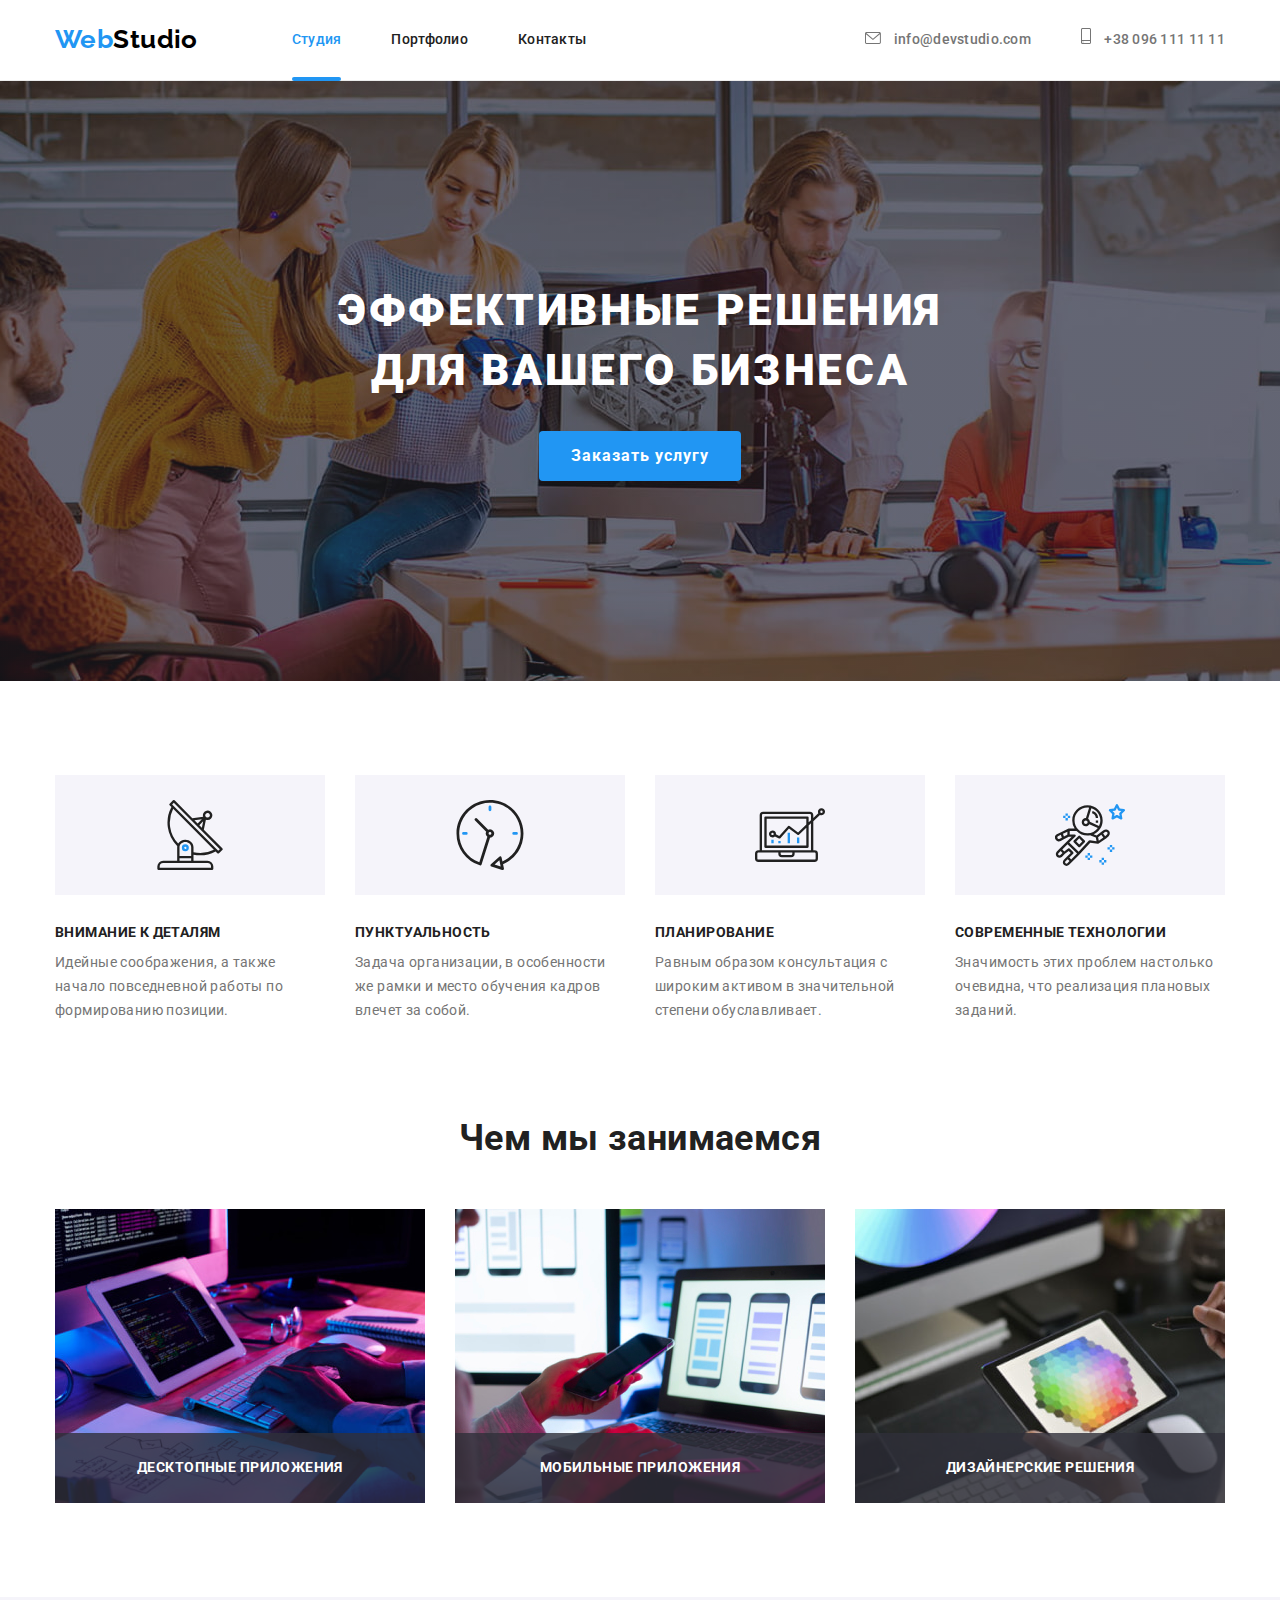
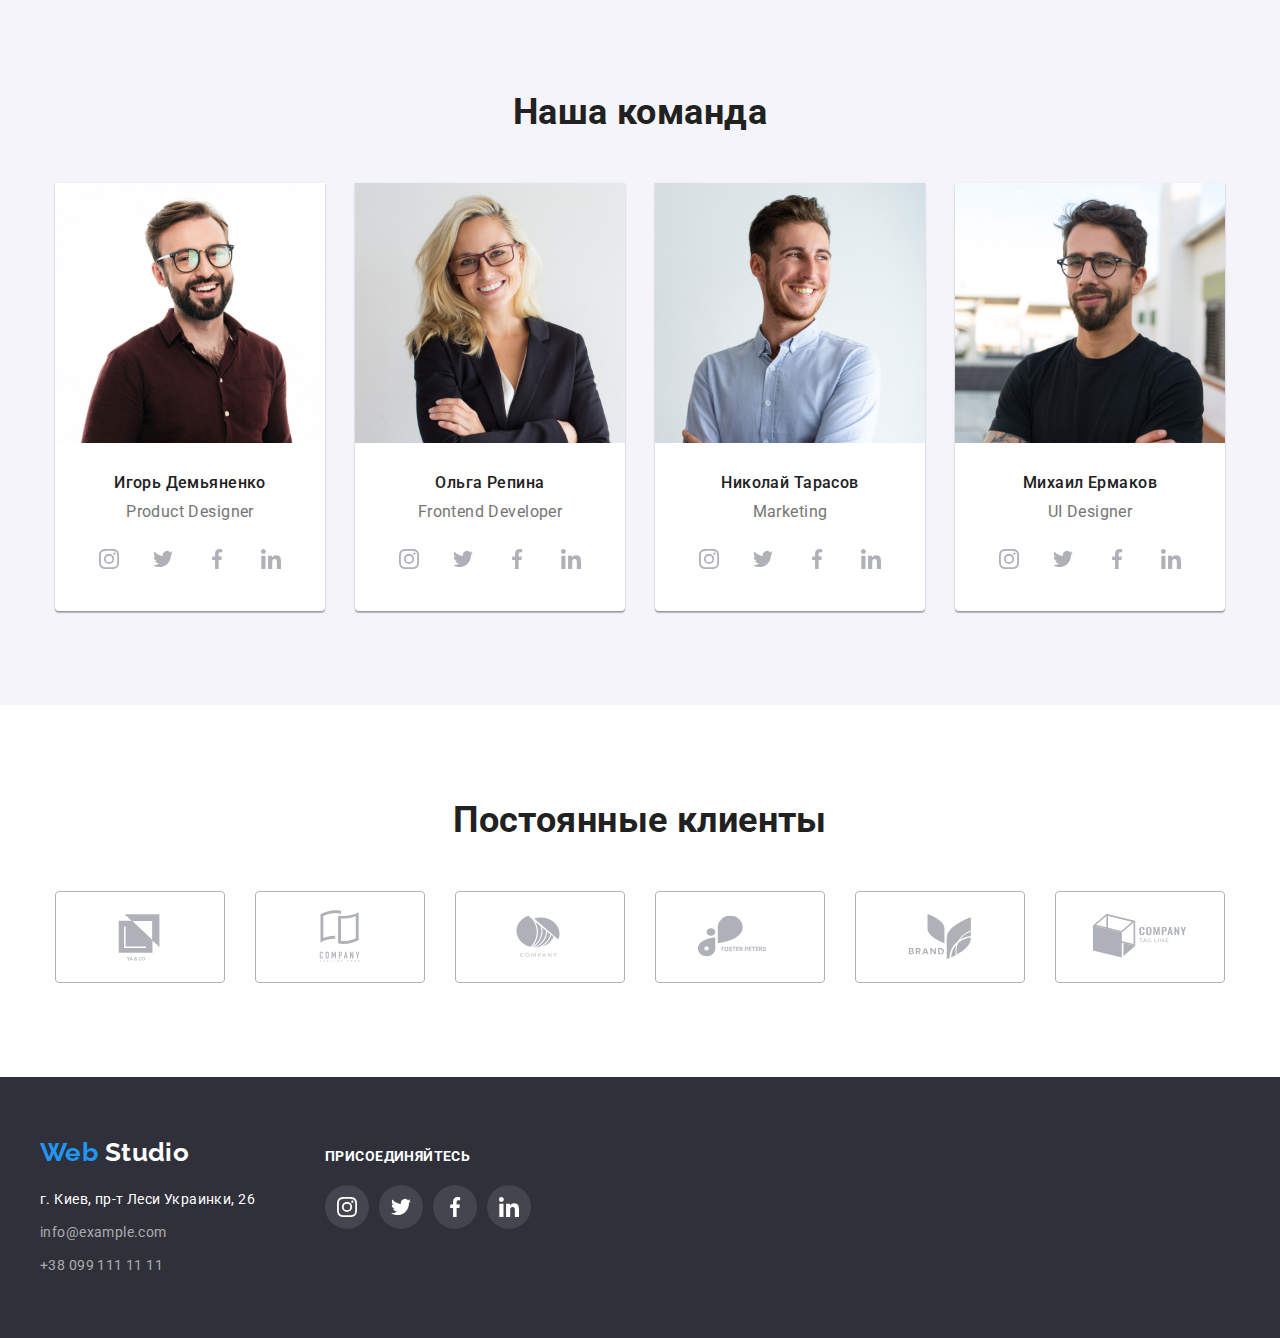
<file: index.html>
<!DOCTYPE html>
<html lang="ru">
<head>
    <meta charset="UTF-8">
    <meta http-equiv="X-UA-Compatible" content="IE=edge">
    <meta name="viewport" content="width=device-width, initial-scale=1.0">
    <title>Web studio</title>

    <link rel="preconnect" href="https://fonts.googleapis.com">
    <link rel="preconnect" href="https://fonts.gstatic.com" crossorigin>
    <link href="https://fonts.googleapis.com/css2?family=Raleway:wght@700&family=Roboto:wght@400;500;700;900&display=swap"
        rel="stylesheet">
    <link rel="stylesheet" href="https://cdnjs.cloudflare.com/ajax/libs/modern-normalize/1.1.0/modern-normalize.min.css">
    <link rel="stylesheet" href="./css/styles.css">
</head>
<body>
<!-- Header -->
        <header class="page-header">
            <div class="container main-nav">
                <nav class="nav">
                    <a href="./" class="logo" lang="en"><span class="logo-accent">Web</span>Studio</a>
        
                    <ul class="site-nav list">
                        <li class="nav-item"><a href="./" class="nav-link current-nav link">Студия</a></li>
                        <li class="nav-item"><a href="./portfolio.html" class="nav-link link">Портфолио</a></li>
                        <li class="nav-item"><a href="" class="nav-link link">Контакты</a></li>
                    </ul>
                </nav>
        
                <ul class="contact-nav list">
                    <li class="contact-item">
                        <a href="mailto:info@devstudio.com"
                            class="contact-link link">
                            <svg class="contact-icon"  width="16" height="12">
                                <use href="./images/icons.svg#icon-envelope"></use>
                            </svg>
                            info@devstudio.com
                        </a>
                    </li>
                    <li class="contact-item">
                        <a href="tel:+380961111111" class="contact-link link">
                            <svg class="contact-icon" width="10" height="16">
                                <use href="./images/icons.svg#icon-smartphone"></use>
                            </svg>
                            +38 096 111 11 11</a>
                    </li>
                </ul>
            </div>
        </header>
        
        
<!-- Main -->
        <main>

<!-- Hero -->
            <section class="hero overlay">
                <div class="container">
                    <h1 class="hero-title">Эффективные решения <br> для вашего бизнеса</h1>
                    <button type="button" class="hero-btn btn" data-modal-open>Заказать услугу</button>
                    </div>
                </div>
            </section>


<!-- Особенности -->
            <section class="features section">
                <div class="container">
                    <h2 class="section-title visually-hidden">Особенности</h2>
                    <ul class="features-list list">
                        <li class="features-item icon-antena">
                            <div class="features-icon-bgc">
                                <svg class="features-icon">
                                    <use href="./images/icons.svg#icon-antenna"></use>
                                </svg>
                            </div>
                            <h3 class="features-title">Внимание к деталям</h3>
                            <p class="features-text">Идейные соображения, а также начало повседневной работы по формированию
                                позиции.</p>
                        </li>

                        <li class="features-item icon-clock">
                            <div class="features-icon-bgc">
                                <svg class="features-icon">
                                    <use href="./images/icons.svg#icon-clock"></use>
                                </svg>
                            </div>
                            <h3 class="features-title">Пунктуальность</h3>
                            <p class="features-text">Задача организации, в особенности же рамки и место обучения кадров влечет за
                                собой.</p>
                        </li>

                        <li class="features-item icon-diagram">
                            <div class="features-icon-bgc">
                                <svg class="features-icon">
                                    <use href="./images/icons.svg#icon-diagram"></use>
                                </svg>
                            </div>
                            <h3 class="features-title">Планирование</h3>
                            <p class="features-text">Равным образом консультация с широким активом в значительной степени
                                обуславливает.</p>
                        </li>

                        <li class="features-item icon-astronaut">
                            <div class="features-icon-bgc">
                                <svg class="features-icon">
                                    <use href="./images/icons.svg#icon-astronaut"></use>
                                </svg>
                            </div>
                            <h3 class="features-title">Современные технологии</h3>
                            <p class="features-text">Значимость этих проблем настолько очевидна, что реализация плановых заданий.
                            </p>
                        </li>
                    </ul>
                </div>
            </section>
        
<!-- Чем мы занимаемся -->
<section class="section-examples section">
    <div class="container">
        <h2 class="section-title">Чем мы занимаемся</h2>
        <ul class="list-examples list">
            <li class="item-examples">
                <img class="img-examples" src="./images/services/box-1.jpg" alt="фото 1" width="370"
                    height="294" />
                <div class="examples-wrapper">
                    <p class="examples-label">Десктопные приложения</p>
                </div>
            </li>
            <li class="item-examples">
                <img class="img-examples" src="./images/services/box-2.jpg" alt="фото 2" width="370"
                    height="294" />
                <div class="examples-wrapper">
                    <p class="examples-label">Мобильные приложения</p>
                </div>
            </li>
            <li class="item-examples">
                <img class="img-examples" src="./images/services/box-3.jpg" alt="фото 3" width="370"
                    height="294" />
                <div class="examples-wrapper">
                    <p class="examples-label">Дизайнерские решения</p>
                </div>
            </li>
        </ul>
    </div>
</section>
        
<!-- Наша команда -->
            <section class="command-section section">
                <div class="container">
                    <h2 class="section-title">Наша команда</h2>
                    <ul class="command-list list">
 <!-- Command-1 -->
                        <li class="command-item">
                            <div class="command-thumb"><img src="./images/team/img.jpg" alt="Product Designer" width="270" height="260"></div>
                            
                            <div class="command-content">
                                <h3 class="command-title">Игорь Демьяненко</h3>
                                <p class="command-text" lang="en">Product Designer</p>
                                <ul class="command-icon-list list">
                                <li class="command-icon-item">
                                    <a href="" class="command-icon-link">
                                        <svg class="command-icon">
                                            <use href="./images/icons.svg#icon-instagram"></use>
                                        </svg>
                                    </a>
                                </li>
                                <li class="command-icon-item">
                                    <a href="" class="command-icon-link">
                                        <svg class="command-icon">
                                            <use href="./images/icons.svg#icon-twitter"></use>
                                        </svg>
                                    </a>
                                </li>
                                <li class="command-icon-item">
                                    <a href="" class="command-icon-link">
                                        <svg class="command-icon">
                                            <use href="./images/icons.svg#icon-facebook"></use>
                                        </svg>
                                    </a>
                                </li>
                                <li class="command-icon-item">
                                    <a href="" class="command-icon-link">
                                        <svg class="command-icon">
                                            <use href="./images/icons.svg#icon-linkedin"></use>
                                        </svg>
                                    </a>
                                </li>
                                </ul>
                            </div>
                        </li>
 <!-- Command-2 -->
                        <li class="command-item">
                            <div class="command-thumb"><img src="./images/team/img-1.jpg" alt="Frontend Developer" width="270" height="260"></div>
    
                            <div class="command-content">
                                <h3 class="command-title">Ольга Репина</h3>
                                <p class="command-text" lang="en">Frontend Developer</p>
                                <ul class="command-icon-list list">
                                    <li class="command-icon-item">
                                        <a href="" class="command-icon-link">
                                            <svg class="command-icon">
                                                <use href="./images/icons.svg#icon-instagram"></use>
                                            </svg>
                                        </a>
                                    </li>
                                    <li class="command-icon-item">
                                        <a href="" class="command-icon-link">
                                            <svg class="command-icon">
                                                <use href="./images/icons.svg#icon-twitter"></use>
                                            </svg>
                                        </a>
                                    </li>
                                    <li class="command-icon-item">
                                        <a href="" class="command-icon-link">
                                            <svg class="command-icon">
                                                <use href="./images/icons.svg#icon-facebook"></use>
                                            </svg>
                                        </a>
                                    </li>
                                    <li class="command-icon-item">
                                        <a href="" class="command-icon-link">
                                            <svg class="command-icon">
                                                <use href="./images/icons.svg#icon-linkedin"></use>
                                            </svg>
                                        </a>
                                    </li>
                                </ul>
                            </div>
                            
                        </li>
 <!-- Command-3 -->
                        <li class="command-item">
                            <div class="command-thumb"><img src="./images/team/img-2.jpg" alt="Marketing" width="270" height="260"></div>
                            
                            <div class="command-content">
                                <h3 class="command-title">Николай Тарасов</h3>
                                <p class="command-text" lang="en">Marketing</p>
                                <ul class="command-icon-list list">
                                    <li class="command-icon-item">
                                        <a href="" class="command-icon-link">
                                            <svg class="command-icon">
                                                <use href="./images/icons.svg#icon-instagram"></use>
                                            </svg>
                                        </a>
                                    </li>
                                    <li class="command-icon-item">
                                        <a href="" class="command-icon-link">
                                            <svg class="command-icon">
                                                <use href="./images/icons.svg#icon-twitter"></use>
                                            </svg>
                                        </a>
                                    </li>
                                    <li class="command-icon-item">
                                        <a href="" class="command-icon-link">
                                            <svg class="command-icon">
                                                <use href="./images/icons.svg#icon-facebook"></use>
                                            </svg>
                                        </a>
                                    </li>
                                    <li class="command-icon-item">
                                        <a href="" class="command-icon-link">
                                            <svg class="command-icon">
                                                <use href="./images/icons.svg#icon-linkedin"></use>
                                            </svg>
                                        </a>
                                    </li>
                                </ul>
                            </div>
                        </li>
 <!-- Command-4 -->
                        <li class="command-item">
                            <div class="command-thumb"><img src="./images/team/img-3.jpg" alt="UI Designer" width="270" height="260"></div>
                            
                            <div class="command-content">
                                <h3 class="command-title">Михаил Ермаков</h3>
                                <p class="command-text" lang="en">UI Designer</p>
                                <ul class="command-icon-list list">
                                    <li class="command-icon-item">
                                        <a href="" class="command-icon-link">
                                            <svg class="command-icon">
                                                <use href="./images/icons.svg#icon-instagram"></use>
                                            </svg>
                                        </a>
                                    </li>
                                    <li class="command-icon-item">
                                        <a href="" class="command-icon-link">
                                            <svg class="command-icon">
                                                <use href="./images/icons.svg#icon-twitter"></use>
                                            </svg>
                                        </a>
                                    </li>
                                    <li class="command-icon-item">
                                        <a href="" class="command-icon-link">
                                            <svg class="command-icon">
                                                <use href="./images/icons.svg#icon-facebook"></use>
                                            </svg>
                                        </a>
                                    </li>
                                    <li class="command-icon-item">
                                        <a href="" class="command-icon-link">
                                            <svg class="command-icon">
                                                <use href="./images/icons.svg#icon-linkedin"></use>
                                            </svg>
                                        </a>
                                    </li>
                                </ul>
                            </div>
                        </li>
                    </ul>
                </div>
            </section>
        
<!-- Постоянные клиенты -->
            <section class="clients section">
                <div class="container">
                    <h2 class="section-title">Постоянные клиенты</h2>
                    <ul class="clients-list list">
                        <li class="clients-item">
                            <a href="" class="clients-link">
                                <svg class="clients-icon">
                                    <use href="./images/icons.svg#icon-client-logo-1"></use>
                                </svg>
                            </a>
                        </li>
                        <li class="clients-item">
                            <a href="" class="clients-link">
                                <svg class="clients-icon">
                                    <use href="./images/icons.svg#icon-client-logo-2"></use>
                                </svg>
                            </a>
                        </li>
                        <li class="clients-item">
                            <a href="" class="clients-link">
                                <svg class="clients-icon">
                                    <use href="./images/icons.svg#icon-client-logo-3"></use>
                                </svg>
                            </a>
                        </li>
                        <li class="clients-item">
                            <a href="" class="clients-link">
                                <svg class="clients-icon">
                                    <use href="./images/icons.svg#icon-client-logo-4"></use>
                                </svg>
                            </a>
                        </li>
                        <li class="clients-item">
                            <a href="" class="clients-link">
                                <svg class="clients-icon">
                                    <use href="./images/icons.svg#icon-client-logo-5"></use>
                                </svg>
                            </a>
                        </li>
                        <li class="clients-item">
                            <a href="" class="clients-link">
                                <svg class="clients-icon">
                                    <use href="./images/icons.svg#icon-client-logo-6"></use>
                                </svg>
                            </a>
                        </li>
                    </ul>
                </div>
            </section>

        </main>
        
        
<!-- Footer -->
        <footer class="footer">
            <div class="container footer-column">

                <div class="footer-main-column">
                    <a href="./" class="logo footer-logo" lang="en"> <span class="logo-accent">Web</span> Studio</a>
                <address class="address">
                    <ul class="list">
                        <li class="address-item"><a href="https://goo.gl/maps/2UURq9KAm3fEJeZc8" target="_blank"
                                rel="noopener noreferrer" class="address-link link location">г. Киев, пр-т Леси Украинки, 26</a></li>
                        <li class="address-item"><a href="mailto:info@example.com" class="address-link link">info@example.com</a></li>
                        <li class="address-item"><a href="tel:+380991111111" class="address-link link">+38 099 111 11 11</a></li>
                    </ul>
                </address>
                </div>
                <div class="footer-social-column">
                    <span class="footer-icon-title">присоединяйтесь</span>
                    <ul class="footer-icon-list list">
                        <li class="footer-icon-item">
                            <a href="" class="footer-icon-link">
                                <svg class="footer-icon">
                                    <use href="./images/icons.svg#icon-instagram"></use>
                                </svg>
                            </a>
                        </li>
                    
                        <li class="footer-icon-item">
                            <a href="" class="footer-icon-link">
                                <svg class="footer-icon">
                                    <use href="./images/icons.svg#icon-twitter"></use>
                                </svg>
                            </a>
                        </li>
                    
                        <li class="footer-icon-item">
                            <a href="" class="footer-icon-link">
                                <svg class="footer-icon">
                                    <use href="./images/icons.svg#icon-facebook"></use>
                                </svg>
                            </a>
                        </li>
                    
                        <li class="footer-icon-item">
                            <a href="" class="footer-icon-link">
                                <svg class="footer-icon">
                                    <use href="./images/icons.svg#icon-linkedin"></use>
                                </svg>
                            </a>
                        </li>
                    </ul>
                </div>
                  
            </div>
        </footer>

        <!-- Modal window -->
    <div class="backdrop is-hidden" data-modal>
        <div class="modal">
            <button type="button" class="modal-close-btn" data-modal-close>
                <svg width="11" height="11">
                    <use href="./images/icons.svg#icon-close-black" aria-label="close-button"></use>
                </svg>
    
            </button>
        </div>
    </div>
<script src="./modal.js"></script>       
</body>
</html>
</file>
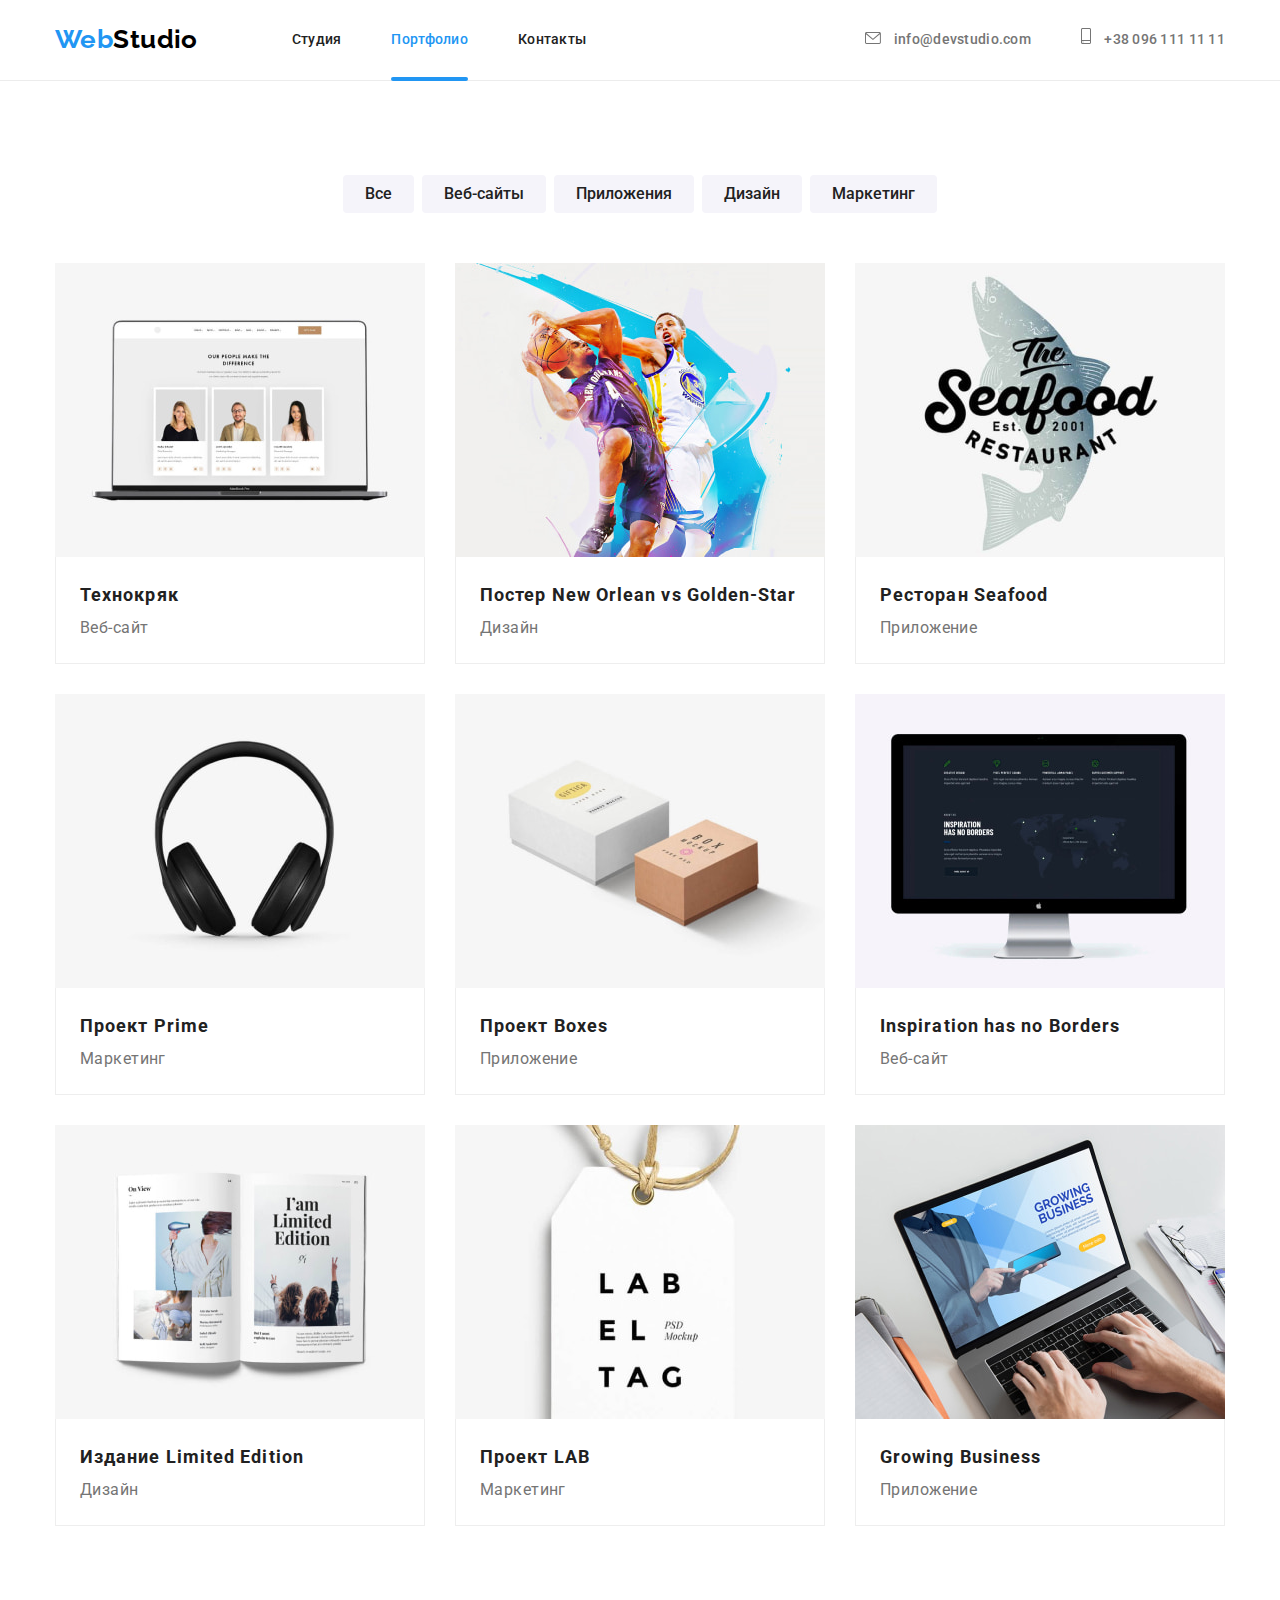
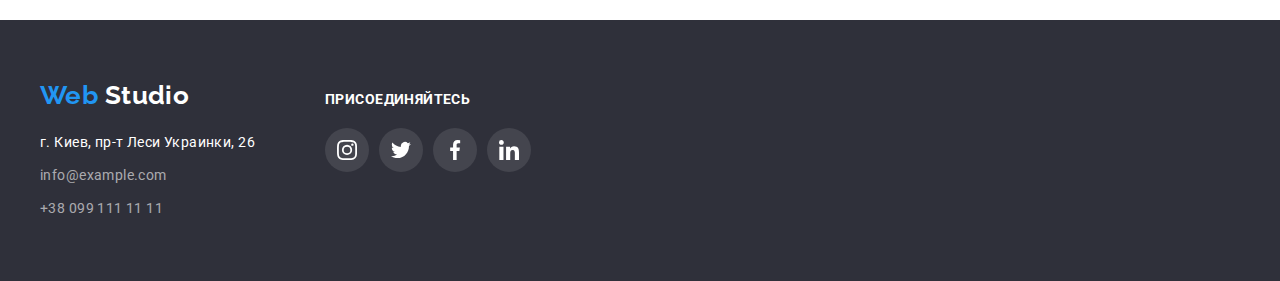
<file: portfolio.html>
<!DOCTYPE html>
<html lang="ru">

<head>
    <meta charset="UTF-8">
    <meta http-equiv="X-UA-Compatible" content="IE=edge">
    <meta name="viewport" content="width=device-width, initial-scale=1.0">
    <title>Portfolio</title>

    <link rel="preconnect" href="https://fonts.googleapis.com">
    <link rel="preconnect" href="https://fonts.gstatic.com" crossorigin>
    <link
        href="https://fonts.googleapis.com/css2?family=Raleway:wght@700&family=Roboto:wght@400;500;700;900&display=swap"
        rel="stylesheet">
    <link rel="stylesheet"
        href="https://cdnjs.cloudflare.com/ajax/libs/modern-normalize/1.1.0/modern-normalize.min.css">
    <link rel="stylesheet" href="./css/styles.css">
</head>

<body>
    <!-- Header -->
    <header class="page-header">
        <div class="container main-nav">
            <nav class="nav">
                <a href="./" class="logo" lang="en"><span class="logo-accent">Web</span>Studio</a>

                <ul class="site-nav list">
                    <li class="nav-item"><a href="./" class="nav-link link">Студия</a></li>
                    <li class="nav-item"><a href="./portfolio.html" class="nav-link current-nav link">Портфолио</a></li>
                    <li class="nav-item"><a href="" class="nav-link link">Контакты</a></li>
                </ul>
            </nav>

            <ul class="contact-nav list">
                <li class="contact-item">
                    <a href="mailto:info@devstudio.com" class="contact-link link">
                        <svg class="contact-icon" width="16" height="12">
                            <use href="./images/icons.svg#icon-envelope"></use>
                        </svg>
                        info@devstudio.com
                    </a>
                </li>
                <li class="contact-item">
                    <a href="tel:+380961111111" class="contact-link link">
                        <svg class="contact-icon" width="10" height="16">
                            <use href="./images/icons.svg#icon-smartphone"></use>
                        </svg>
                        +38 096 111 11 11</a>
                </li>
            </ul>
        </div>
    </header>


    <!-- Main -->
    <main>
        <section class="portfolio section">
            <div class="container">
                <h2 class="section-title visually-hidden">Портфолио</h2>

                <!-- Filters -->
                <ul class="portfolio-filters list">
                    <li class="item"><button type="button" class="portfolio-btn btn ">Все</button></li>
                    <li class="item"><button type="button" class="portfolio-btn btn">Веб-сайты</button></li>
                    <li class="item"><button type="button" class="portfolio-btn btn">Приложения</button></li>
                    <li class="item"><button type="button" class="portfolio-btn btn">Дизайн</button></li>
                    <li class="item"><button type="button" class="portfolio-btn btn">Маркетинг</button></li>
                </ul>

                <!-- Projects -->
                <!-- 1-3 -->
                <ul class="portfolio-list list">
                    <li class="portfolio-item">
                        <a href="" class="portfolio-link link">
                            <div class="portfolio-thumb">
                                <img src="./images/portfolio/img.jpg" alt="Технокряк" width="370" height="294">

                                <div class="portfolio-overlay">
                                    <p class="portfolio-overlay-text">Технокряк это современная площадка распространения
                                        коронавируса. Компании используют
                                        эту платформу для цифрового
                                        шпионажа и атак на защищённые сервера конкурентов.</p>
                                </div>
                            </div>


                            <div class="portfolio-content">
                                <h3 class="portfolio-title">Технокряк</h3>
                                <p class="portfolio-text">Веб-сайт</p>
                            </div>
                        </a>
                    </li>

                    <li class="portfolio-item">
                        <a href="" class="portfolio-link link">
                            <div class="portfolio-thumb">
                                <img src="./images/portfolio/img-1.jpg" alt="Постер New Orlean vs Golden Star"
                                    width="370" height="294">
                                <div class="portfolio-overlay">
                                    <p class="portfolio-overlay-text">Постер New Orlean vs Golden Star</p>
                                </div>
                            </div>

                            <div class="portfolio-content">
                                <h3 class="portfolio-title">Постер New Orlean vs Golden-Star</h3>
                                <p class="portfolio-text">Дизайн</p>
                            </div>
                        </a>
                    </li>

                    <li class="portfolio-item">
                        <a href="" class="portfolio-link link">
                            <div class="portfolio-thumb">
                                <img src="./images/portfolio/img-2.jpg" alt="Ресторан Seafood" width="370" height="294">
                                <div class="portfolio-overlay">
                                    <p class="portfolio-overlay-text">Ресторан Seafood</p>
                                </div>
                            </div>

                            <div class="portfolio-content">
                                <h3 class="portfolio-title">Ресторан Seafood</h3>
                                <p class="portfolio-text">Приложение</p>
                            </div>
                        </a>
                    </li>

                    <!-- 4-6 -->
                    <li class="portfolio-item">
                        <a href="" class="portfolio-link link">
                            <div class="portfolio-thumb">
                                <img src="./images/portfolio/img-3.jpg" alt="Проект Prime" width="370" height="294">
                                <div class="portfolio-overlay">
                                    <p class="portfolio-overlay-text">Проект Prime</p>
                                </div>
                            </div>

                            <div class="portfolio-content">
                                <h3 class="portfolio-title">Проект Prime</h3>
                                <p class="portfolio-text">Маркетинг</p>
                            </div>
                        </a>
                    </li>

                    <li class="portfolio-item">
                        <a href="" class="portfolio-link link">
                            <div class="portfolio-thumb">
                                <img src="./images/portfolio/img-4.jpg" alt="Проект Boxes" width="370" height="294">
                                <div class="portfolio-overlay">
                                    <p class="portfolio-overlay-text">Проект Boxes</p>
                                </div>
                            </div>

                            <div class="portfolio-content">
                                <h3 class="portfolio-title">Проект Boxes</h3>
                                <p class="portfolio-text">Приложение</p>
                            </div>
                        </a>
                    </li>

                    <li class="portfolio-item">
                        <a href="" class="portfolio-link link">
                            <div class="portfolio-thumb">
                                <img src="./images/portfolio/img-5.jpg" alt="Inspiration has no Borders" width="370"
                                    height="294">
                                <div class="portfolio-overlay">
                                    <p class="portfolio-overlay-text">Inspiration has no Borders</p>
                                </div>
                            </div>

                            <div class="portfolio-content">
                                <h3 class="portfolio-title">Inspiration has no Borders</h3>
                                <p class="portfolio-text">Веб-сайт</p>
                            </div>
                        </a>
                    </li>

                    <!-- 7-9 -->
                    <li class="portfolio-item">
                        <a href="" class="portfolio-link link">
                            <div class="portfolio-thumb">
                                <img src="./images/portfolio/img-6.jpg" alt="Издание Limited Edition" width="370"
                                    height="294">
                                <div class="portfolio-overlay">
                                    <p class="portfolio-overlay-text">Издание Limited Edition</p>
                                </div>
                            </div>

                            <div class="portfolio-content">
                                <h3 class="portfolio-title">Издание Limited Edition</h3>
                                <p class="portfolio-text">Дизайн</p>
                            </div>
                        </a>
                    </li>

                    <li class="portfolio-item">
                        <a href="" class="portfolio-link link">
                            <div class="portfolio-thumb">
                                <img src="./images/portfolio/img-7.jpg" alt="Проект LAB" width="370" height="294">
                                <div class="portfolio-overlay">
                                    <p class="portfolio-overlay-text">Проект LAB</p>
                                </div>
                            </div>

                            <div class="portfolio-content">
                                <h3 class="portfolio-title">Проект LAB</h3>
                                <p class="portfolio-text">Маркетинг</p>
                            </div>
                        </a>
                    </li>

                    <li class="portfolio-item">
                        <a href="" class="portfolio-link link">
                            <div class="portfolio-thumb">
                                <img src="./images/portfolio/img-8.jpg" alt="Growing Business" width="370" height="294">
                                <div class="portfolio-overlay">
                                    <p class="portfolio-overlay-text">Growing Business</p>
                                </div>
                            </div>

                            <div class="portfolio-content">
                                <h3 class="portfolio-title">Growing Business</h3>
                                <p class="portfolio-text">Приложение</p>
                            </div>
                        </a>
                    </li>

                </ul>
            </div>
        </section>
    </main>

    <!-- Footer -->
    <footer class="footer">
        <div class="container footer-column">

            <div class="footer-main-column">
                <a href="./" class="logo footer-logo" lang="en"> <span class="logo-accent">Web</span> Studio</a>
                <address class="address">
                    <ul class="list">
                        <li class="address-item"><a href="https://goo.gl/maps/2UURq9KAm3fEJeZc8" target="_blank"
                                rel="noopener noreferrer" class="address-link link location">г. Киев, пр-т Леси
                                Украинки,
                                26</a></li>
                        <li class="address-item"><a href="mailto:info@example.com"
                                class="address-link link">info@example.com</a></li>
                        <li class="address-item"><a href="tel:+380991111111" class="address-link link">+38 099 111 11
                                11</a>
                        </li>
                    </ul>
                </address>
            </div>
            <div class="footer-social-column">
                <span class="footer-icon-title">присоединяйтесь</span>
                <ul class="footer-icon-list list">
                    <li class="footer-icon-item">
                        <a href="" class="footer-icon-link">
                            <svg class="footer-icon">
                                <use href="./images/icons.svg#icon-instagram"></use>
                            </svg>
                        </a>
                    </li>

                    <li class="footer-icon-item">
                        <a href="" class="footer-icon-link">
                            <svg class="footer-icon">
                                <use href="./images/icons.svg#icon-twitter"></use>
                            </svg>
                        </a>
                    </li>

                    <li class="footer-icon-item">
                        <a href="" class="footer-icon-link">
                            <svg class="footer-icon">
                                <use href="./images/icons.svg#icon-facebook"></use>
                            </svg>
                        </a>
                    </li>

                    <li class="footer-icon-item">
                        <a href="" class="footer-icon-link">
                            <svg class="footer-icon">
                                <use href="./images/icons.svg#icon-linkedin"></use>
                            </svg>
                        </a>
                    </li>
                </ul>
            </div>

        </div>
    </footer>
</body>

</html>
</file>
<file: css/styles.css>
:root {
  --main-font: Roboto, sans-serif;
  --secondary-font: Raleway, sans-serif;

  --primary-txt: #757575;
  --secondary-txt: #212121;
  --accent-txt: #2196f3;

  --primary-btn-txt: #212121;
  --primary-btn-bgc: #f5f4fa;
  --secondary-btn-txt: #ffffff;
  --secondary-btn-bgc: #2196f3;

  --primary-bg: #fff;
  --secondary-bg: #f5f4fa;
  --footer-bgc: #2f303a;

  --accent-icon-hover: #2196f3;

  /* card-set-gap */
  --features-card-set-gap: 30px;
  --portfolio-card-set-gap: 30px;
}

body {
  font-family: var(--main-font);
  font-size: 14px;
  line-height: 1.71;
  letter-spacing: 0.03em;

  color: var(--primary-txt);
  background-color: var(--primary-bg);
}

h1,
h2,
h3,
p {
  margin: 0;
}

img {
  display: block;
  min-width: 100%;
  height: auto;
}
.container {
  width: 1200px;
  margin: 0 auto;
  padding: 0 15px;
}
.btn {
  display: inline-block;
  font-family: inherit;
  cursor: pointer;
  border: none;
  border-radius: 4px;
}
.list {
  list-style: none;
  margin: 0;
  padding: 0;
}
.link {
  text-decoration: none;
  color: inherit;
}
.visually-hidden {
  position: absolute;
  white-space: nowrap;
  width: 1px;
  height: 1px;
  overflow: hidden;
  border: 0;
  padding: 0;
  clip: rect(0 0 0 0);
  clip-path: inset(50%);
  margin: -1px;
}

/* Header */

.page-header {
  border-bottom: 1px solid #ececec;
  background-color: var(--primary-bg);
}

/* Logo */

.logo {
  font-family: var(--secondary-font);
  font-weight: 700;
  font-size: 26px;
  line-height: 1.2;
  text-decoration: none;
  color: #000000;
}
.logo-accent {
  color: #2196f3;
}
/* Site-Navigation */

.main-nav {
  display: flex;
  align-items: center;
}
.nav {
  display: flex;
  align-items: center;
}
.site-nav {
  display: flex;
  margin-left: 94px;
}
.nav-item + .nav-item {
  margin-left: 50px;
}
.nav-link {
  display: block;
  padding: 32px 0;
  font-weight: 500;
  line-height: 1.14;
  letter-spacing: 0.02em;
  color: var(--secondary-txt);
  transition: color 250ms cubic-bezier(0.4, 0, 0.2, 1);
}
.nav-link:hover,
.nav-link:focus {
  color: var(--accent-txt);
}
.current-nav {
  position: relative;
  color: var(--accent-txt);
}
.current-nav::after {
  position: absolute;
  bottom: -1px;
  left: 0;
  content: '';
  min-width: 100%;
  height: 4px;
  background-color: var(--accent-txt);
  border-radius: 2px;
}

/* Contact-navigation */

.contact-nav {
  display: flex;
  margin-left: auto;
}
.contact-item + .contact-item {
  margin-left: 50px;
}
.contact-link {
  font-weight: 500;
  line-height: 1.14;
  letter-spacing: 0.02em;
  transition: color 250ms cubic-bezier(0.4, 0, 0.2, 1);
}
.contact-link:hover,
.contact-link:focus {
  color: var(--accent-txt);
}
.contact-icon {
  margin-right: 10px;
  fill: currentColor;
}

/* Main */
/* Hero */

.hero {
  padding: 200px 0;
  text-align: center;
  background-color: #2f303a;
}
.overlay {
  max-width: 1600px;
  height: 600px;
  margin: 0 auto;
  background-image: linear-gradient(to right, rgba(47, 48, 58, 0.4), rgba(47, 48, 58, 0.4)),
    url(../images/hero-bg-pic.jpg);
  background-repeat: no-repeat;
  background-position: center;
  background-size: cover;
}
.hero-title {
  margin-bottom: 30px;
  font-weight: 900;
  font-size: 44px;
  line-height: 1.36;
  letter-spacing: 0.06em;
  text-transform: uppercase;
  color: #ffffff;
}
.hero-btn {
  padding: 10px 32px;
  justify-content: center;
  font-weight: 700;
  font-size: 16px;
  line-height: 1.87;
  text-align: center;
  letter-spacing: 0.06em;
  color: var(--secondary-btn-txt);
  background-color: var(--secondary-btn-bgc);
  transition: background-color 250ms cubic-bezier(0.4, 0, 0.2, 1);
}
.hero-btn:hover,
.hero-btn:focus {
  background-color: #188ce8;
}
.backdrop {
  position: fixed;
  top: 0;
  left: 0;
  width: 100%;
  height: 100%;
  background-color: rgba(0, 0, 0, 0.2);
  opacity: 1;
  visibility: visible;
  transition: opacity 250ms cubic-bezier(0.4, 0, 0.2, 1),
    visibility 250ms cubic-bezier(0.4, 0, 0.2, 1);
}

.backdrop.is-hidden .modal {
  transform: translate(-50%, -50%) scale(0.9);
}

.modal {
  position: absolute;
  left: 50%;
  top: 50%;
  width: 528px;
  height: 581px;
  background-color: #ffffff;
  box-shadow: 0px 1px 3px rgba(0, 0, 0, 0.12), 0px 1px 1px rgba(0, 0, 0, 0.14),
    0px 2px 1px rgba(0, 0, 0, 0.2);
  border-radius: 4px;
  transform: translate(-50%, -50%) scale(1);
  transition: transform 250ms cubic-bezier(0.4, 0, 0.2, 1);
}

.modal-close-btn {
  position: absolute;
  top: 8px;
  right: 8px;
  width: 30px;
  height: 30px;
  background: transparent;
  border: 1px solid rgba(0, 0, 0, 0.1);
  border-radius: 50%;
  cursor: pointer;
}

.is-hidden {
  opacity: 0;
  visibility: hidden;
  pointer-events: none;
}
/* Section */
.section {
  padding: 94px 0;
}

.section-title {
  margin-bottom: 50px;
  font-size: 36px;
  line-height: 1.167;
  text-align: center;
  color: var(--secondary-txt);
}

/* Особенности */

.features.section {
  padding-bottom: 0;
}
.features-list {
  display: flex;
  flex-wrap: wrap;
  margin-left: calc(-1 * var(--features-card-set-gap));
  margin-top: calc(-1 * var(--features-card-set-gap));
}

.features-item {
  flex-basis: calc(100% / 4 - var(--features-card-set-gap));
  margin-left: var(--features-card-set-gap);
  margin-top: var(--features-card-set-gap);
}
.features-icon-bgc {
  display: flex;
  justify-content: center;
  align-items: center;
  height: 120px;
  margin-bottom: 30px;
  background-color: #f5f4fa;
}
.features-icon {
  width: 70px;
  height: 70px;
}
.features-title {
  margin-bottom: 10px;
  font-size: 14px;
  line-height: 1.14;
  text-transform: uppercase;
  color: var(--secondary-txt);
}

/* Чем мы занимаемся */

.list-examples {
  display: flex;
  justify-content: space-between;
}

.item-examples:not(:last-child) {
  margin-right: 30px;
}

.examples-wrapper {
  position: relative;
}

.examples-label {
  position: absolute;
  bottom: 0;
  width: 100%;
  padding-top: 27px;
  padding-bottom: 27px;
  font-weight: 700;
  font-size: 14px;
  line-height: 1.14;
  text-align: center;
  letter-spacing: 0.03em;
  text-transform: uppercase;
  color: #ffffff;
  background-color: rgba(47, 48, 58, 0.8);
}

/* Наша команда */

.command-section {
  background-color: var(--secondary-bg);
}
.command-list {
  display: flex;
  flex-wrap: wrap;
  margin-left: -30px;
  margin-top: -30px;
}
.command-item {
  flex-basis: calc(100% / 4 - 30px);
  margin-left: 30px;
  margin-top: 30px;
  background-color: #fff;
  box-shadow: 0px 1px 3px rgba(0, 0, 0, 0.12), 0px 1px 1px rgba(0, 0, 0, 0.14),
    0px 2px 1px rgba(0, 0, 0, 0.2);
  border-radius: 0px 0px 4px 4px;
}
.command-content {
  padding: 30px 0;
}
.command-title {
  margin-bottom: 10px;
  font-weight: 500;
  font-size: 16px;
  line-height: 1.19;
  text-align: center;
  color: var(--secondary-txt);
}
.command-text {
  margin-bottom: 16px;
  font-weight: 400;
  font-size: 16px;
  line-height: 1.19;
  text-align: center;
}
.command-icon-list {
  display: flex;
  justify-content: center;
}
.command-icon-item + .command-icon-item {
  margin-left: 10px;
}
.command-icon-link {
  display: block;
  width: 44px;
  height: 44px;
  padding: 12px;
  border-radius: 50%;
  transition: background-color 250ms cubic-bezier(0.4, 0, 0.2, 1);
}
.command-icon-link:hover,
.command-icon-link:focus {
  background-color: var(--accent-icon-hover);
}
.command-icon {
  width: 20px;
  height: 20px;
  fill: #afb1b8;
  transition: fill 250ms cubic-bezier(0.4, 0, 0.2, 1);
}
.command-icon-link:hover .command-icon,
.command-icon-link:focus .command-icon {
  fill: #ffffff;
}

/* Постоянные клиенты */

.clients-list {
  display: flex;
  justify-content: center;
}
.clients-item {
  width: 170px;
  height: 92px;
}
.clients-item + .clients-item {
  margin-left: 30px;
}
.clients-link {
  display: flex;
  justify-content: center;
  align-items: center;
  height: 92px;
  fill: #afb1b8;
  border: 1px solid #afb1b8;
  border-radius: 4px;
  transition: border 250ms cubic-bezier(0.4, 0, 0.2, 1);
}
.clients-link:hover,
.clients-link:focus {
  border: 1px solid var(--accent-icon-hover);
}

.clients-icon {
  width: 106px;
  height: 60px;
  transition: fill 250ms cubic-bezier(0.4, 0, 0.2, 1);
}
.clients-link:hover .clients-icon,
.clients-link:focus .clients-icon {
  fill: var(--accent-icon-hover);
}

/* Portfolio filters (buttons) */

.portfolio-filters {
  display: flex;
  justify-content: center;
  margin-bottom: 50px;
}
.portfolio-filters .item + .item {
  margin-left: 8px;
}

.portfolio-btn {
  padding: 6px 22px;
  font-weight: 500;
  font-size: 16px;
  line-height: 1.62;
  text-align: center;
  color: var(--primary-btn-txt);
  background-color: var(--primary-btn-bgc);
  transition: color 250ms cubic-bezier(0.4, 0, 0.2, 1),
    background-color 250ms cubic-bezier(0.4, 0, 0.2, 1),
    box-shadow 250ms cubic-bezier(0.4, 0, 0.2, 1);
}

.portfolio-btn:hover,
.portfolio-btn:focus {
  color: var(--secondary-btn-txt);
  background-color: var(--secondary-btn-bgc);
  box-shadow: 0px 3px 1px rgba(0, 0, 0, 0.1), 0px 1px 2px rgba(0, 0, 0, 0.08),
    0px 2px 2px rgba(0, 0, 0, 0.12);
}

/* Portfolio cards */

.portfolio-list {
  display: flex;
  flex-wrap: wrap;
  margin-left: calc(-1 * var(--portfolio-card-set-gap));
  margin-top: calc(-1 * var(--portfolio-card-set-gap));
}

.portfolio-item {
  flex-basis: calc(100% / 3 - var(--portfolio-card-set-gap));
  margin-left: var(--portfolio-card-set-gap);
  margin-top: var(--portfolio-card-set-gap);
  transition: box-shadow 250ms cubic-bezier(0.4, 0, 0.2, 1);
}
.portfolio-item:hover,
.portfolio-item:focus {
  box-shadow: 0px 1px 1px rgba(0, 0, 0, 0.12), 0px 4px 4px rgba(0, 0, 0, 0.06),
    1px 4px 6px rgba(0, 0, 0, 0.16);
}

.portfolio-thumb {
  position: relative;
  overflow: hidden;
}
.portfolio-overlay {
  position: absolute;
  left: 0;
  top: 0;
  transform: translatey(100%);
  width: 100%;
  height: 100%;
  padding: 63px 24px;
  background-color: rgba(33, 150, 243, 0.9);
  transition: transform 250ms cubic-bezier(0.4, 0, 0.2, 1);
}
.portfolio-item:hover .portfolio-overlay,
.portfolio-item:focus .portfolio-overlay {
  transform: translateX(0);
}

.portfolio-overlay-text {
  font-size: 18px;
  line-height: 1.56;
  color: #ffffff;
}

.portfolio-content {
  padding: 20px 24px;
  border-bottom: 1px solid #eeeeee;
  border-left: 1px solid #eeeeee;
  border-right: 1px solid #eeeeee;
}
.portfolio-title {
  font-size: 18px;
  line-height: 2;
  letter-spacing: 0.06em;
  color: var(--secondary-txt);
}
.portfolio-text {
  font-size: 16px;
  line-height: 1.87;
}

/* Footer */
.footer {
  background-color: var(--footer-bgc);
}
.footer-column {
  display: flex;
  padding: 60px 0;
  align-items: baseline;
}

/* Footer column 1 */

.footer-logo {
  display: block;
  margin-bottom: 20px;
  color: #ffffff;
}
.address-item + .address-item {
  margin-top: 9px;
}
.address-link {
  font-style: normal;
  color: rgba(255, 255, 255, 0.6);
  transition: color 250ms cubic-bezier(0.4, 0, 0.2, 1);
}
.address-link.location {
  color: #ffffff;
}

.address-link:hover,
.address-link:focus,
.address-link.location:hover,
.address-link.location:focus {
  color: var(--accent-txt);
}

/* Footer column 2*/
.footer-social-column {
  margin-left: 70px;
}

/* Footer icons */
.footer-icon-title {
  display: block;
  margin-bottom: 20px;
  font-weight: 700;
  font-size: 14px;
  line-height: 1.14;
  text-transform: uppercase;
  color: #ffffff;
}
.footer-icon-list {
  display: flex;
}
.footer-icon-item + .footer-icon-item {
  margin-left: 10px;
}
.footer-icon-link {
  display: block;
  width: 44px;
  height: 44px;
  padding: 12px;
  background-color: rgba(255, 255, 255, 0.1);
  fill: #ffffff;
  border-radius: 50%;
  transition: background-color 250ms cubic-bezier(0.4, 0, 0.2, 1);
}
.footer-icon-link:hover,
.footer-icon-link:focus {
  background-color: var(--accent-icon-hover);
}
.footer-icon {
  width: 20px;
  height: 20px;
  transition: filter 250ms cubic-bezier(0.4, 0, 0.2, 1);
}
.footer-icon-link:hover .footer-icon,
.footer-icon-link:focus .footer-icon {
  filter: drop-shadow(0px 4px 4px rgba(0, 0, 0, 0.25));
}
</file>
